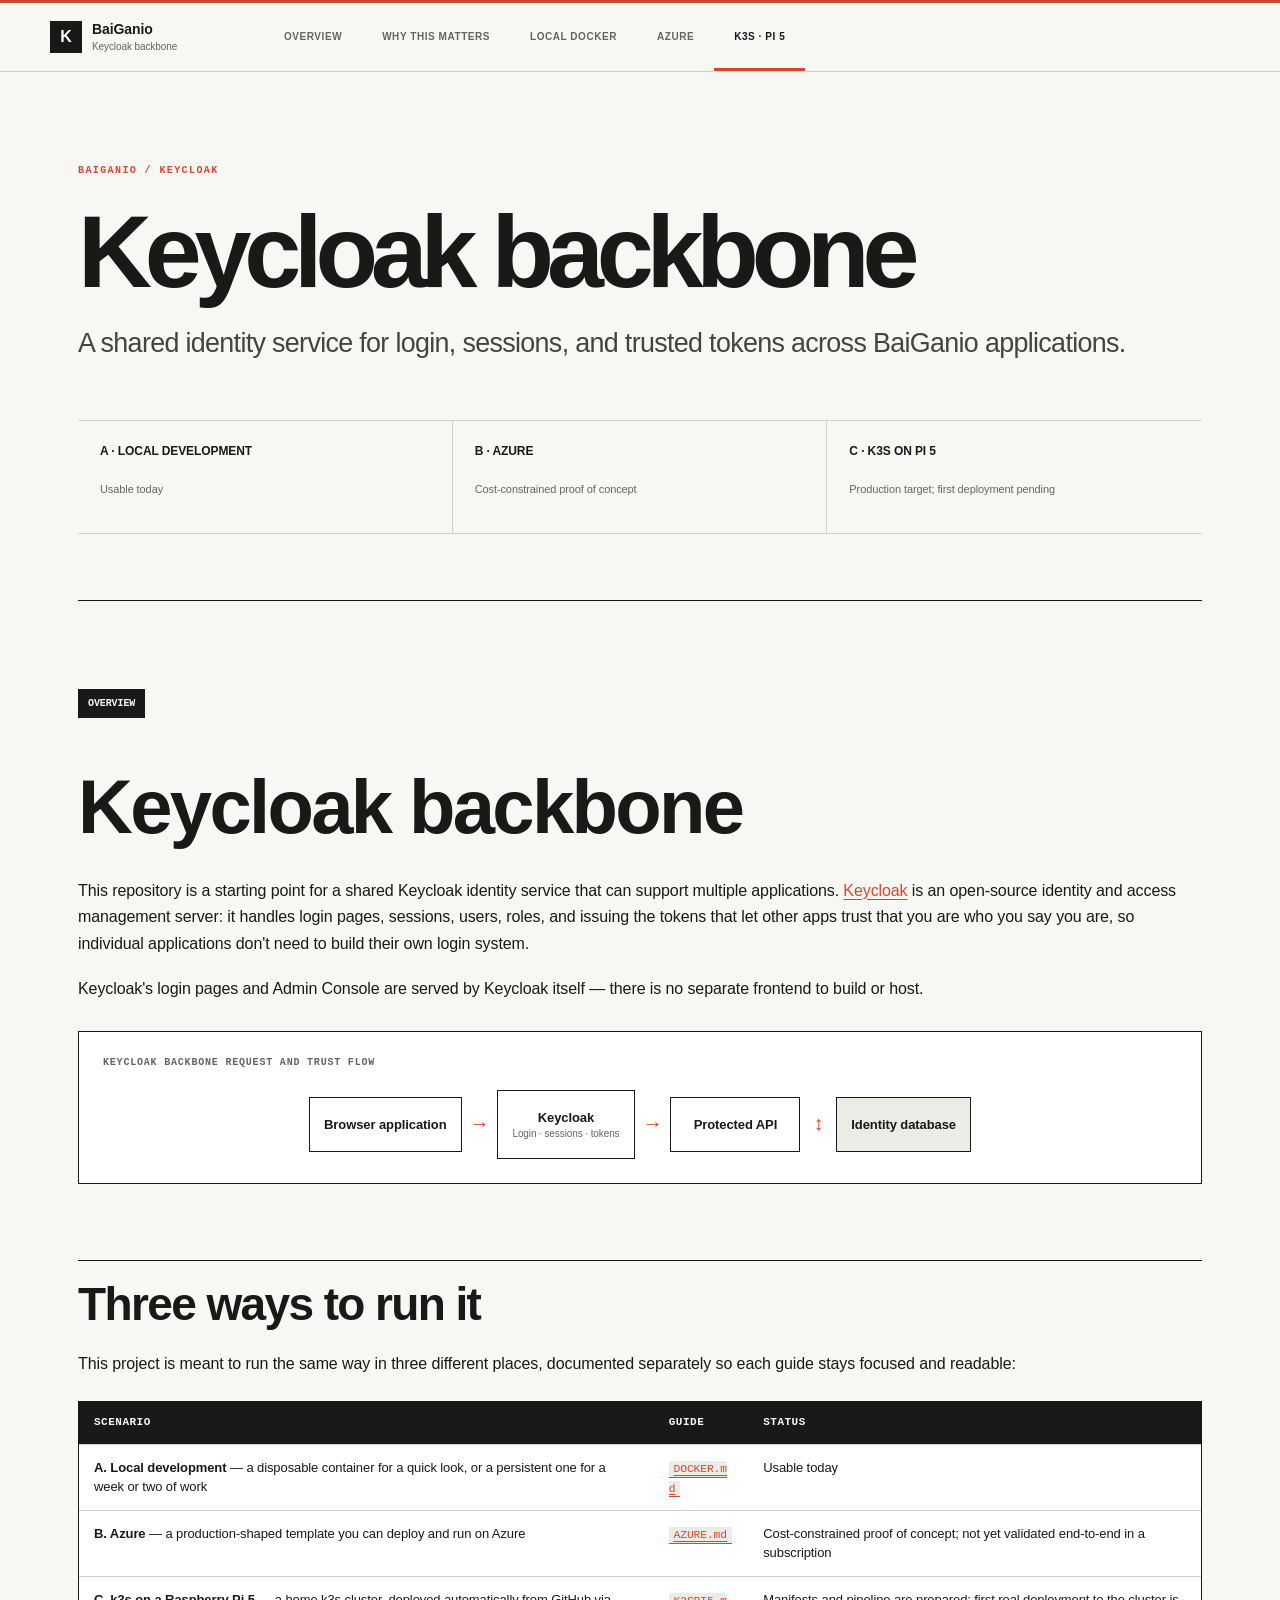
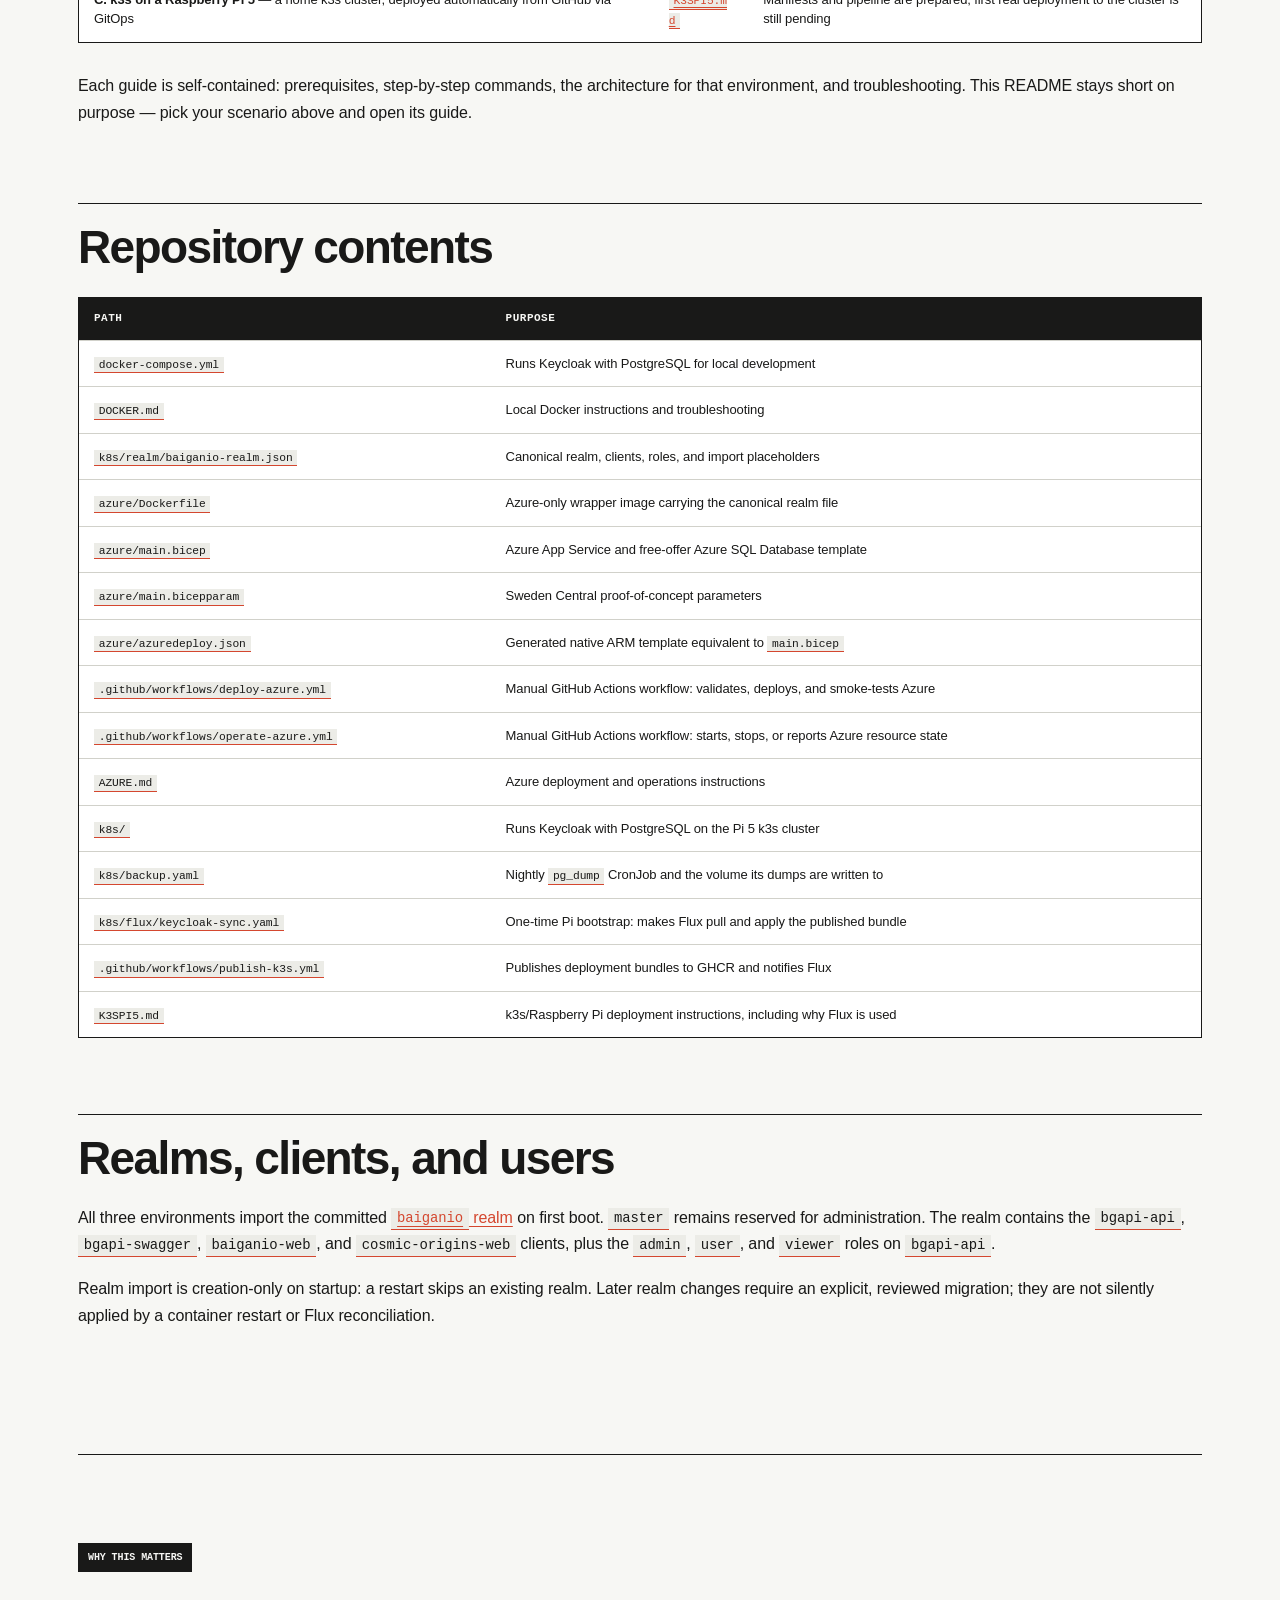
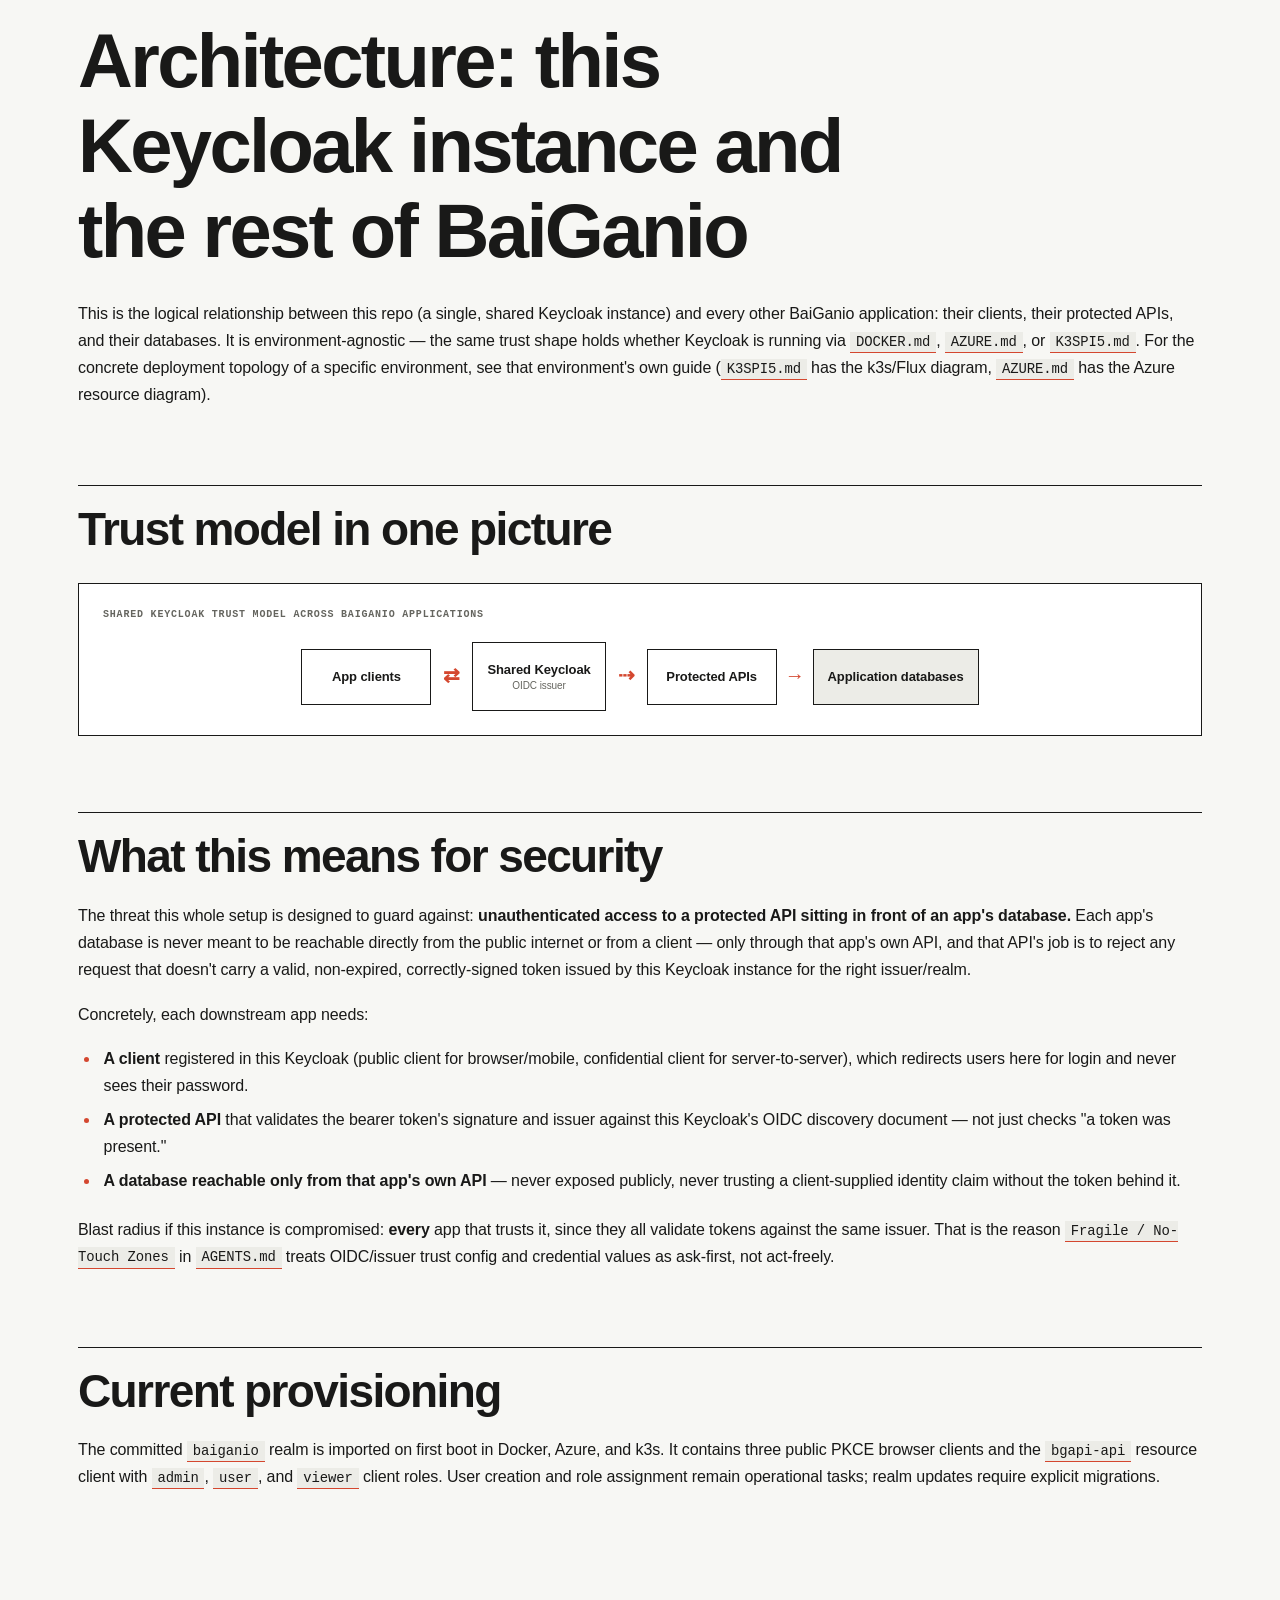
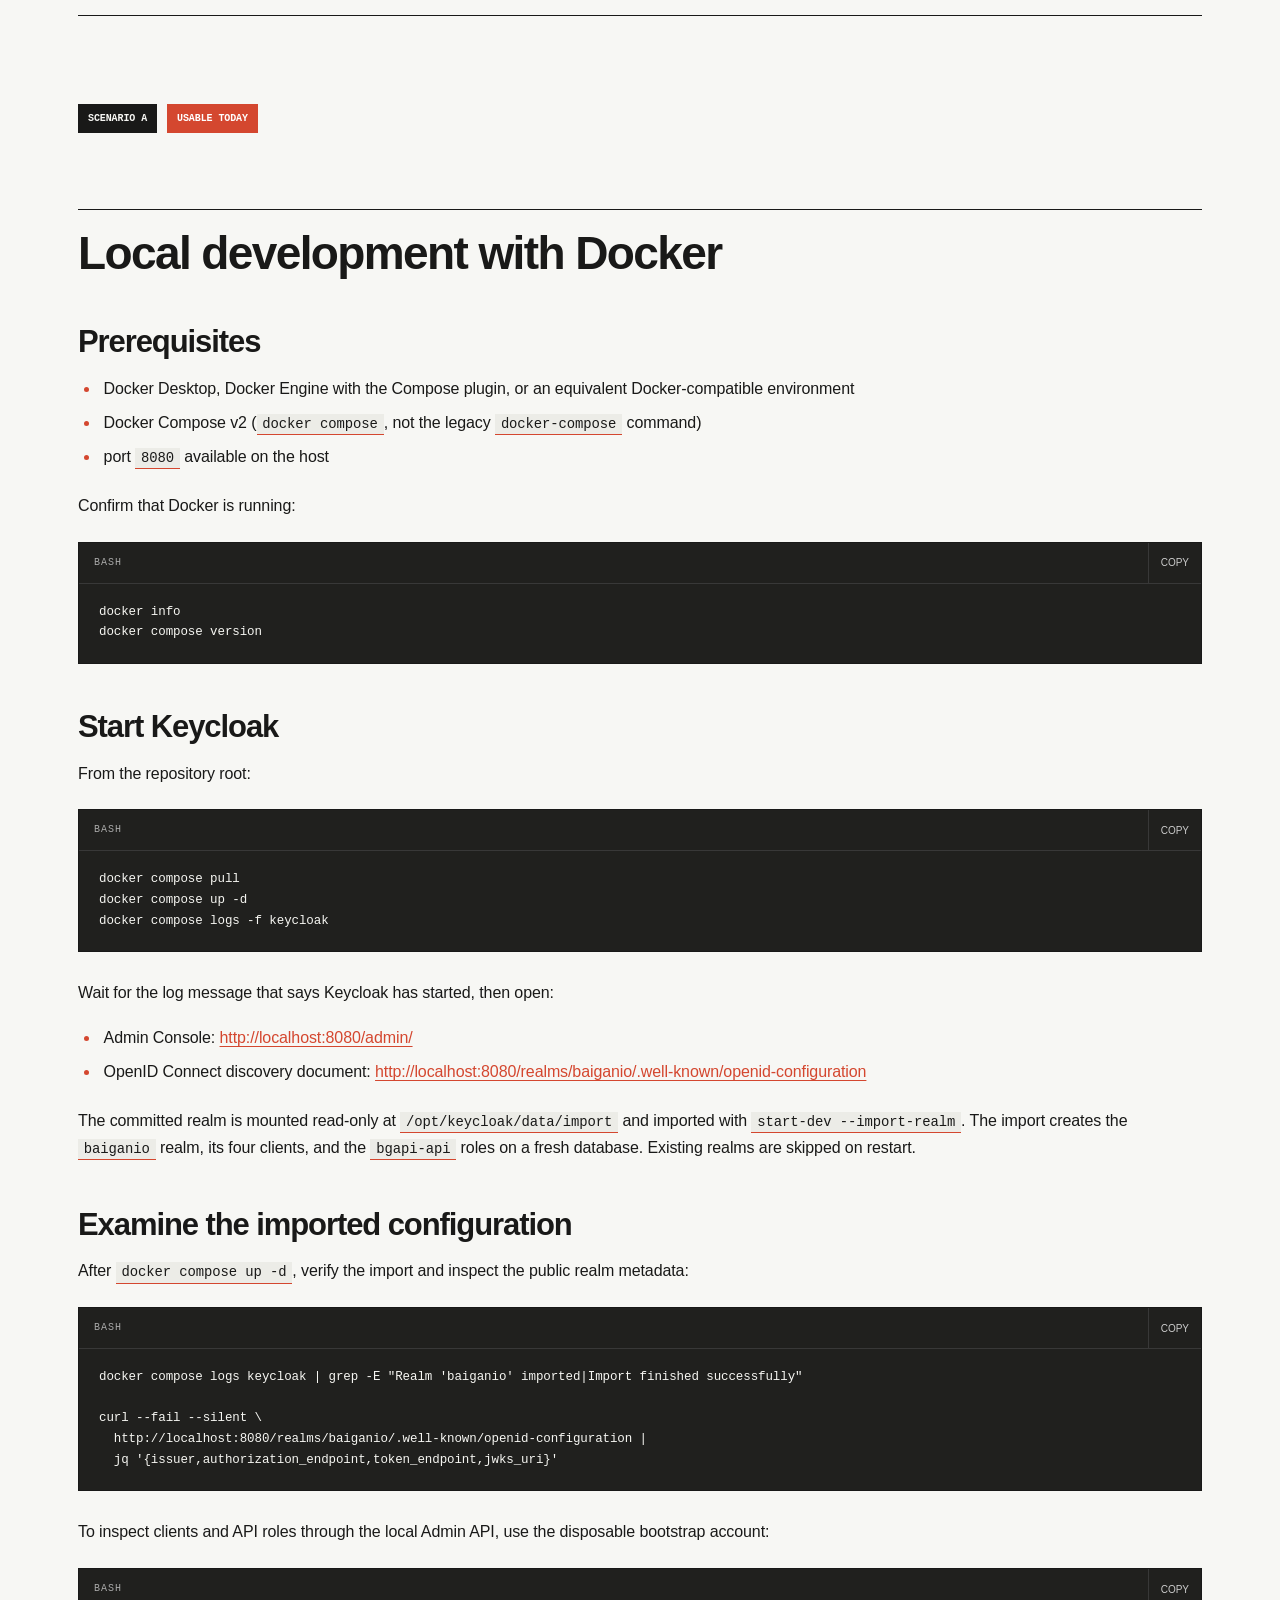
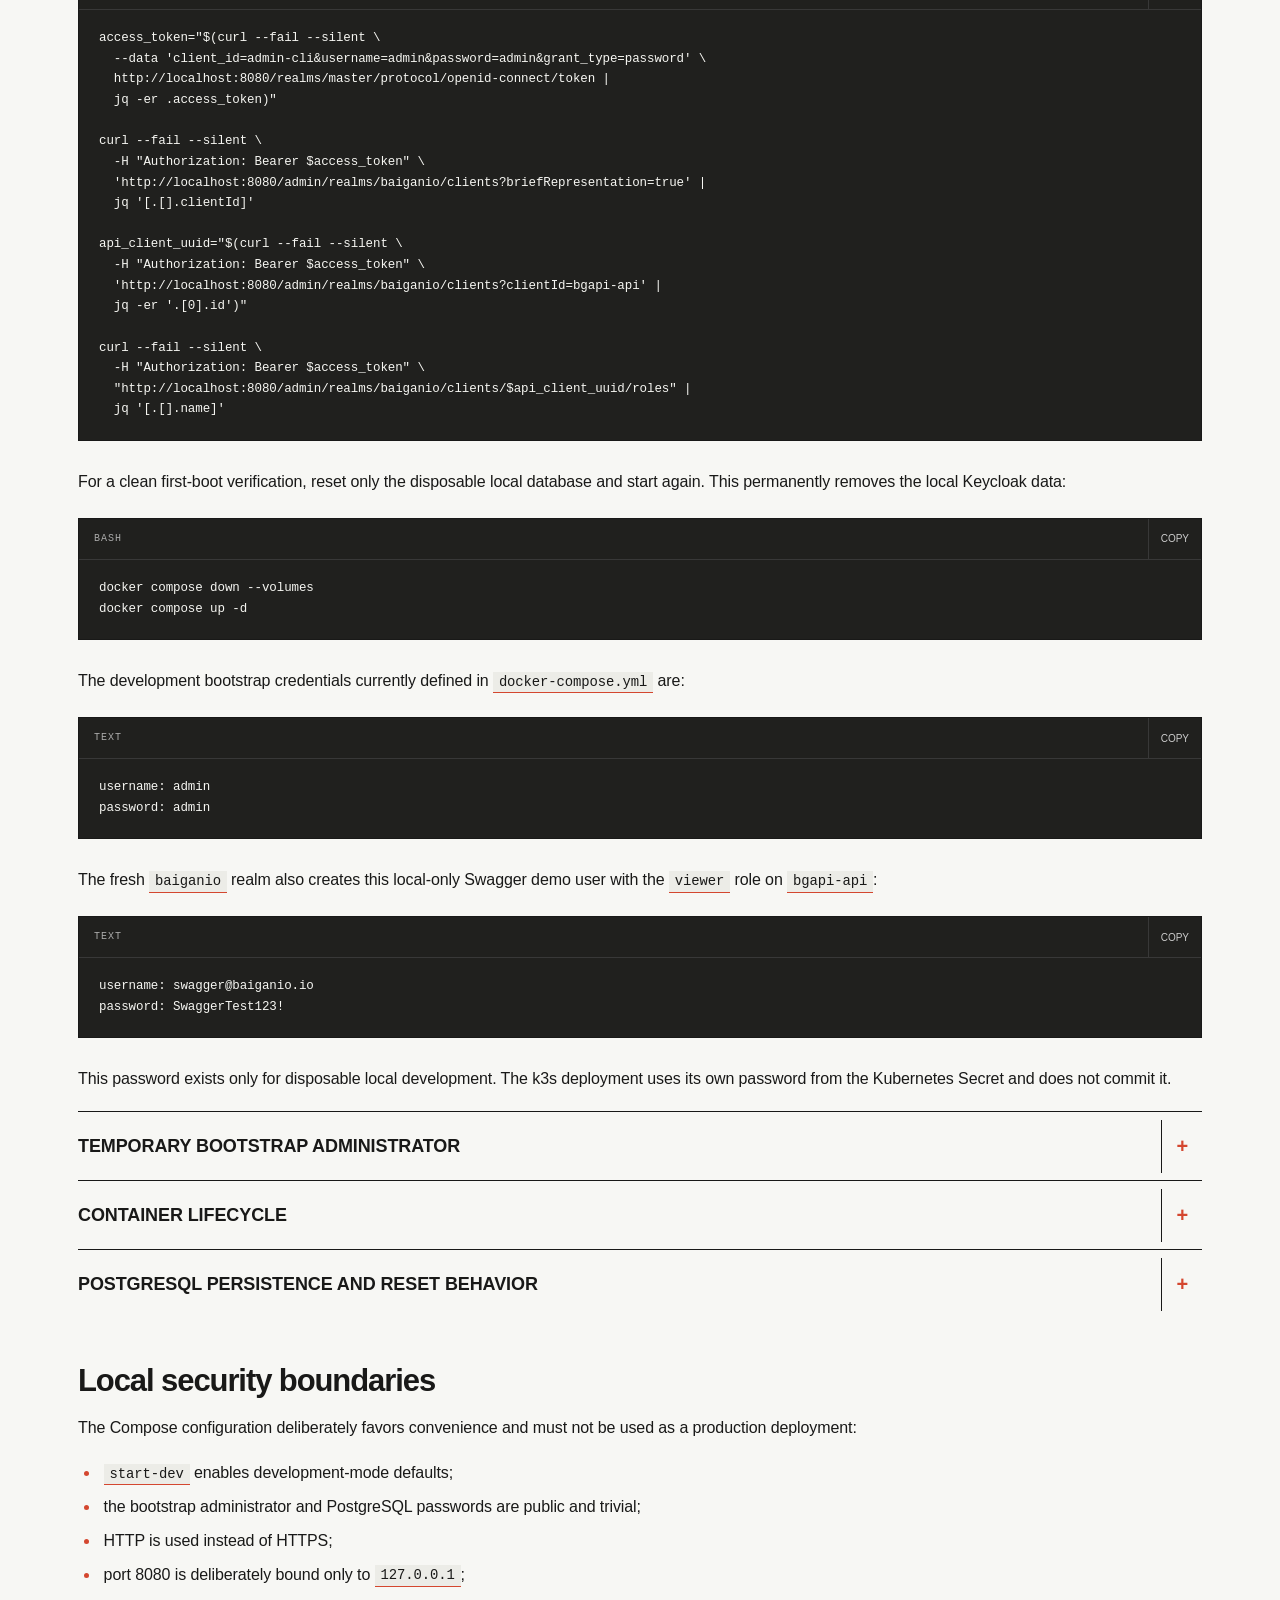
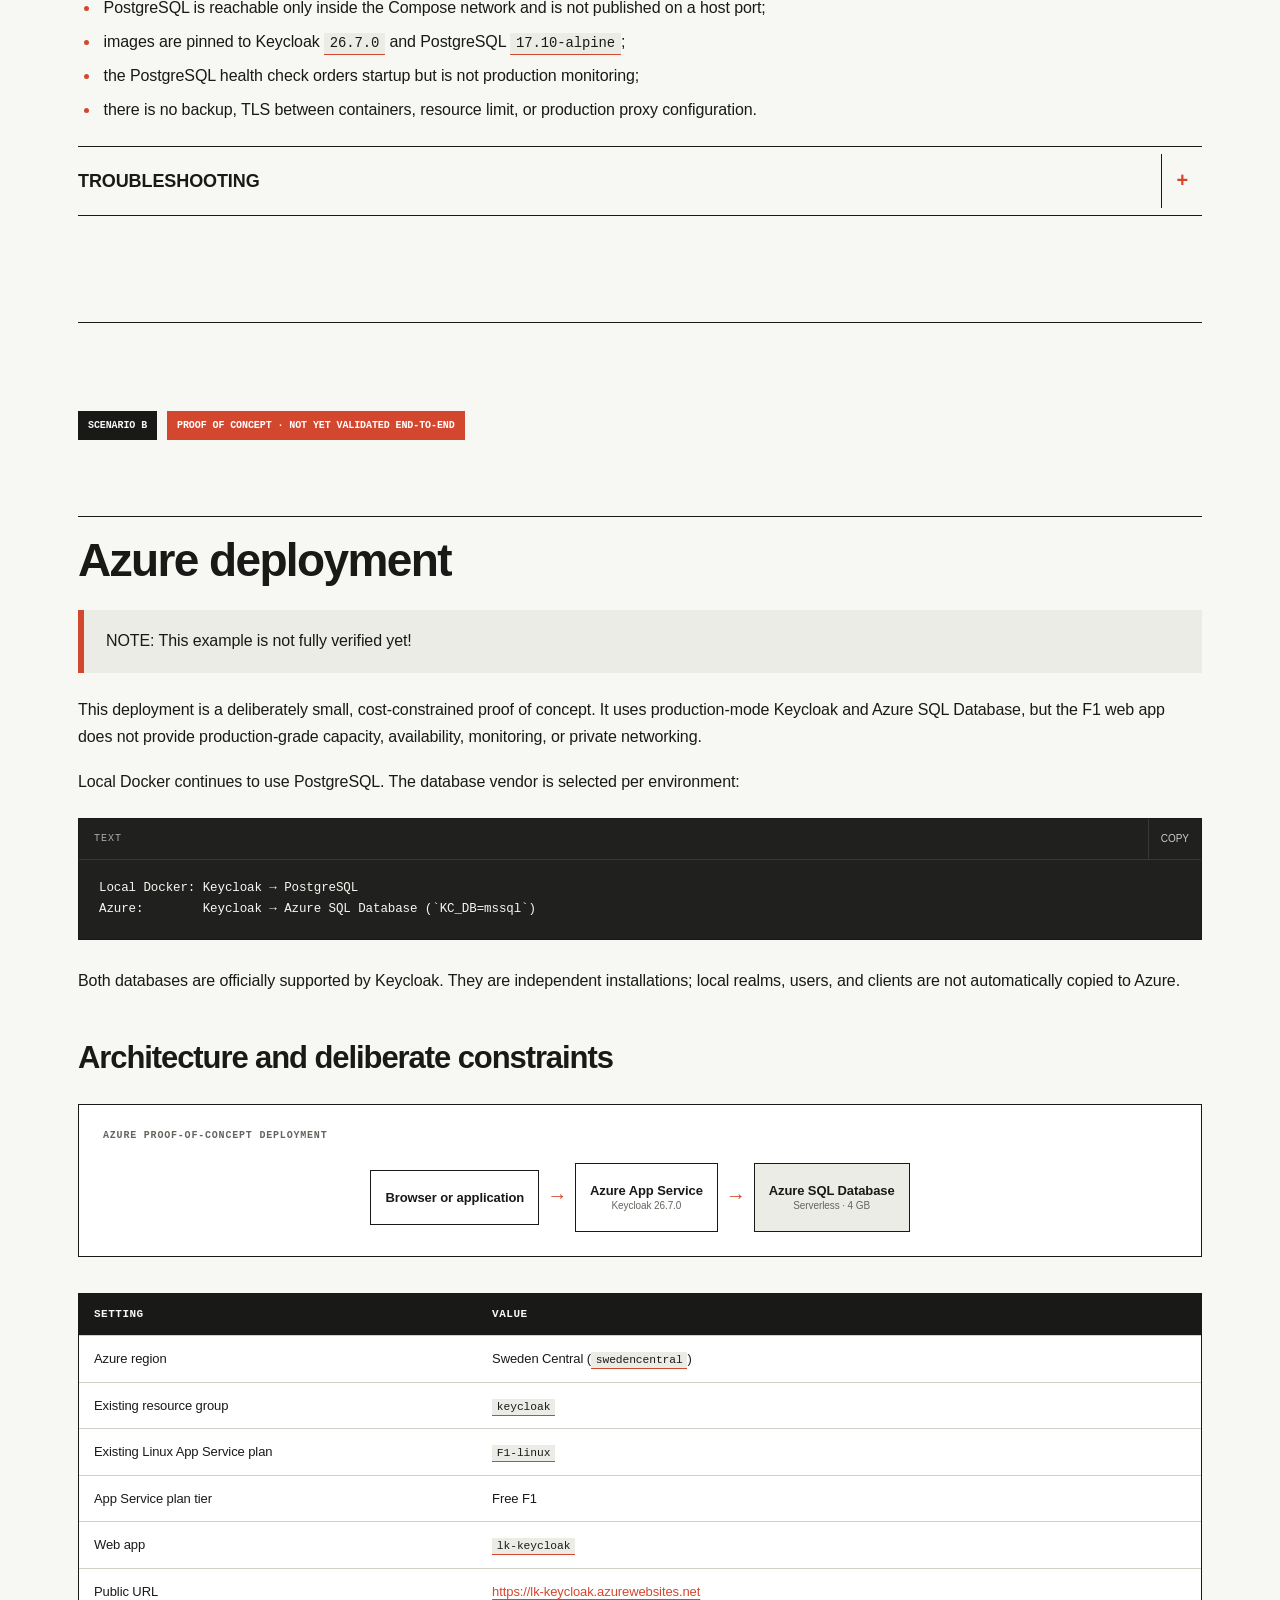
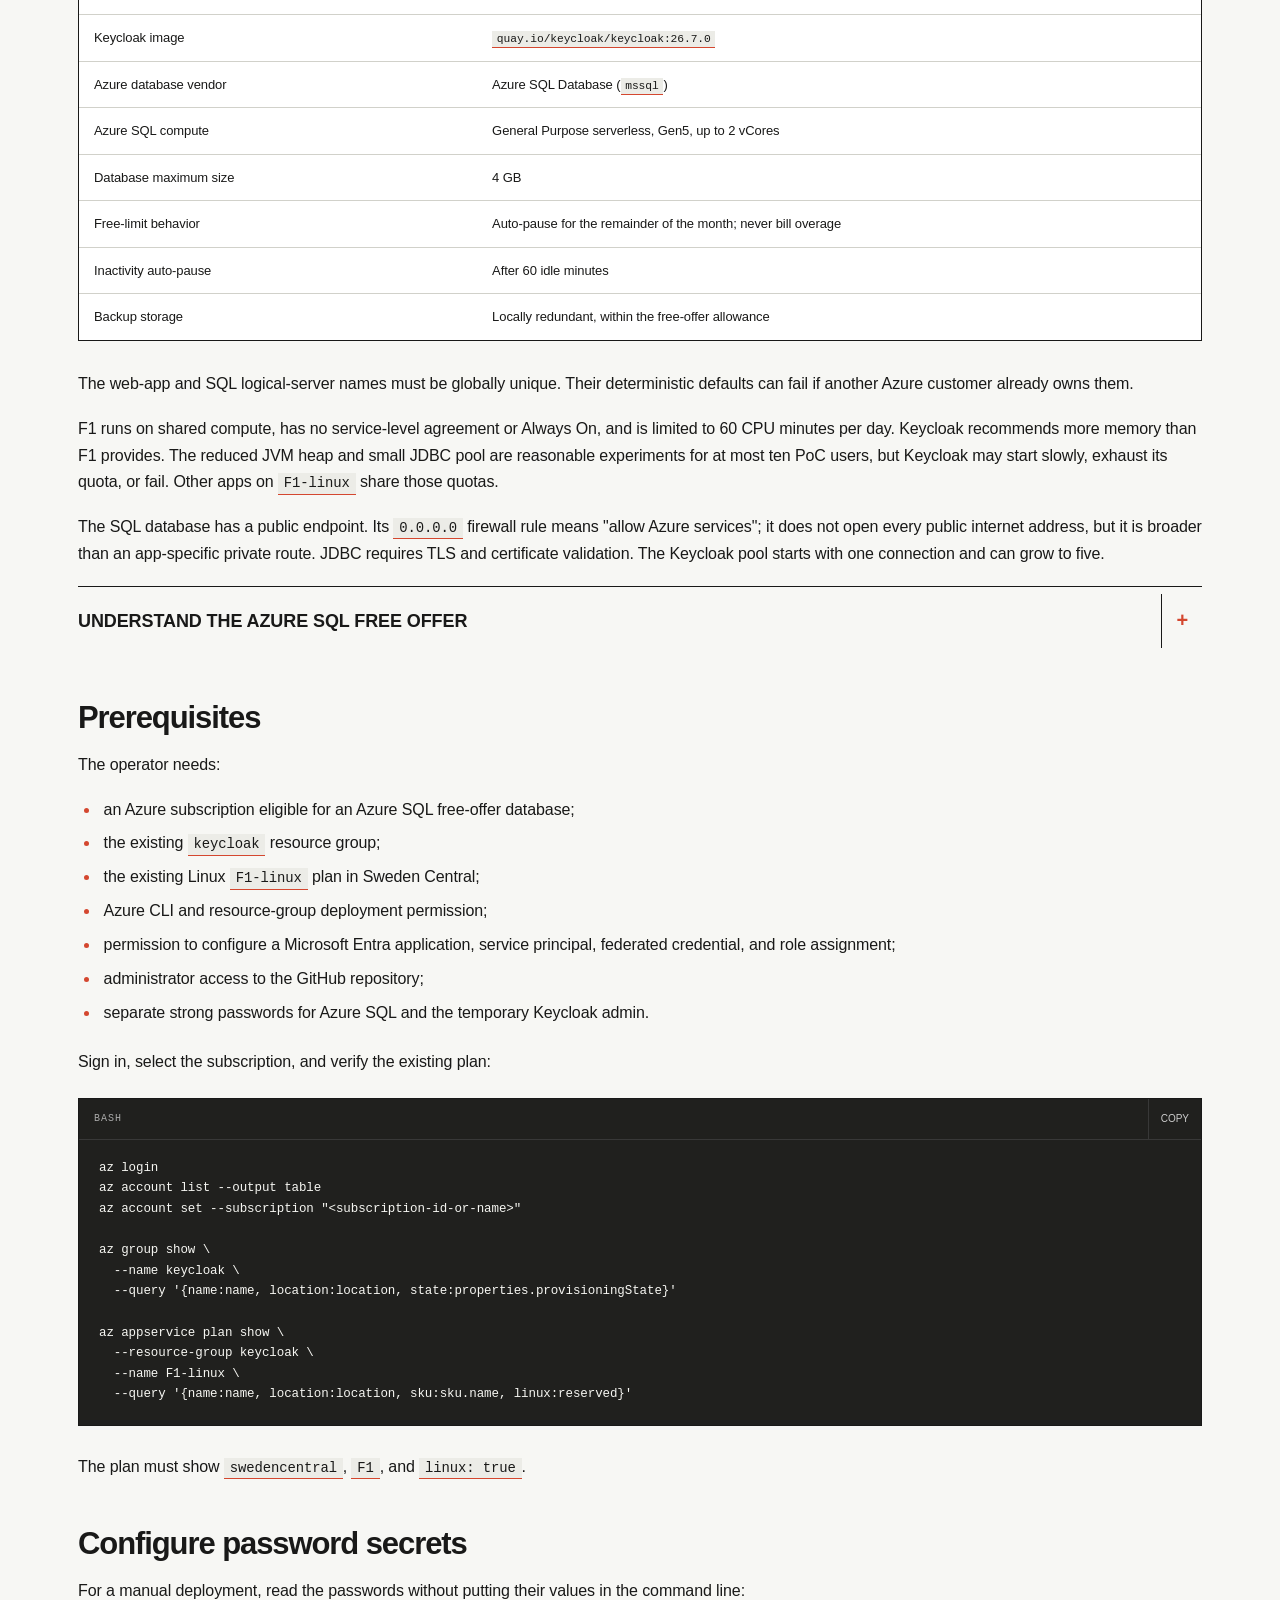
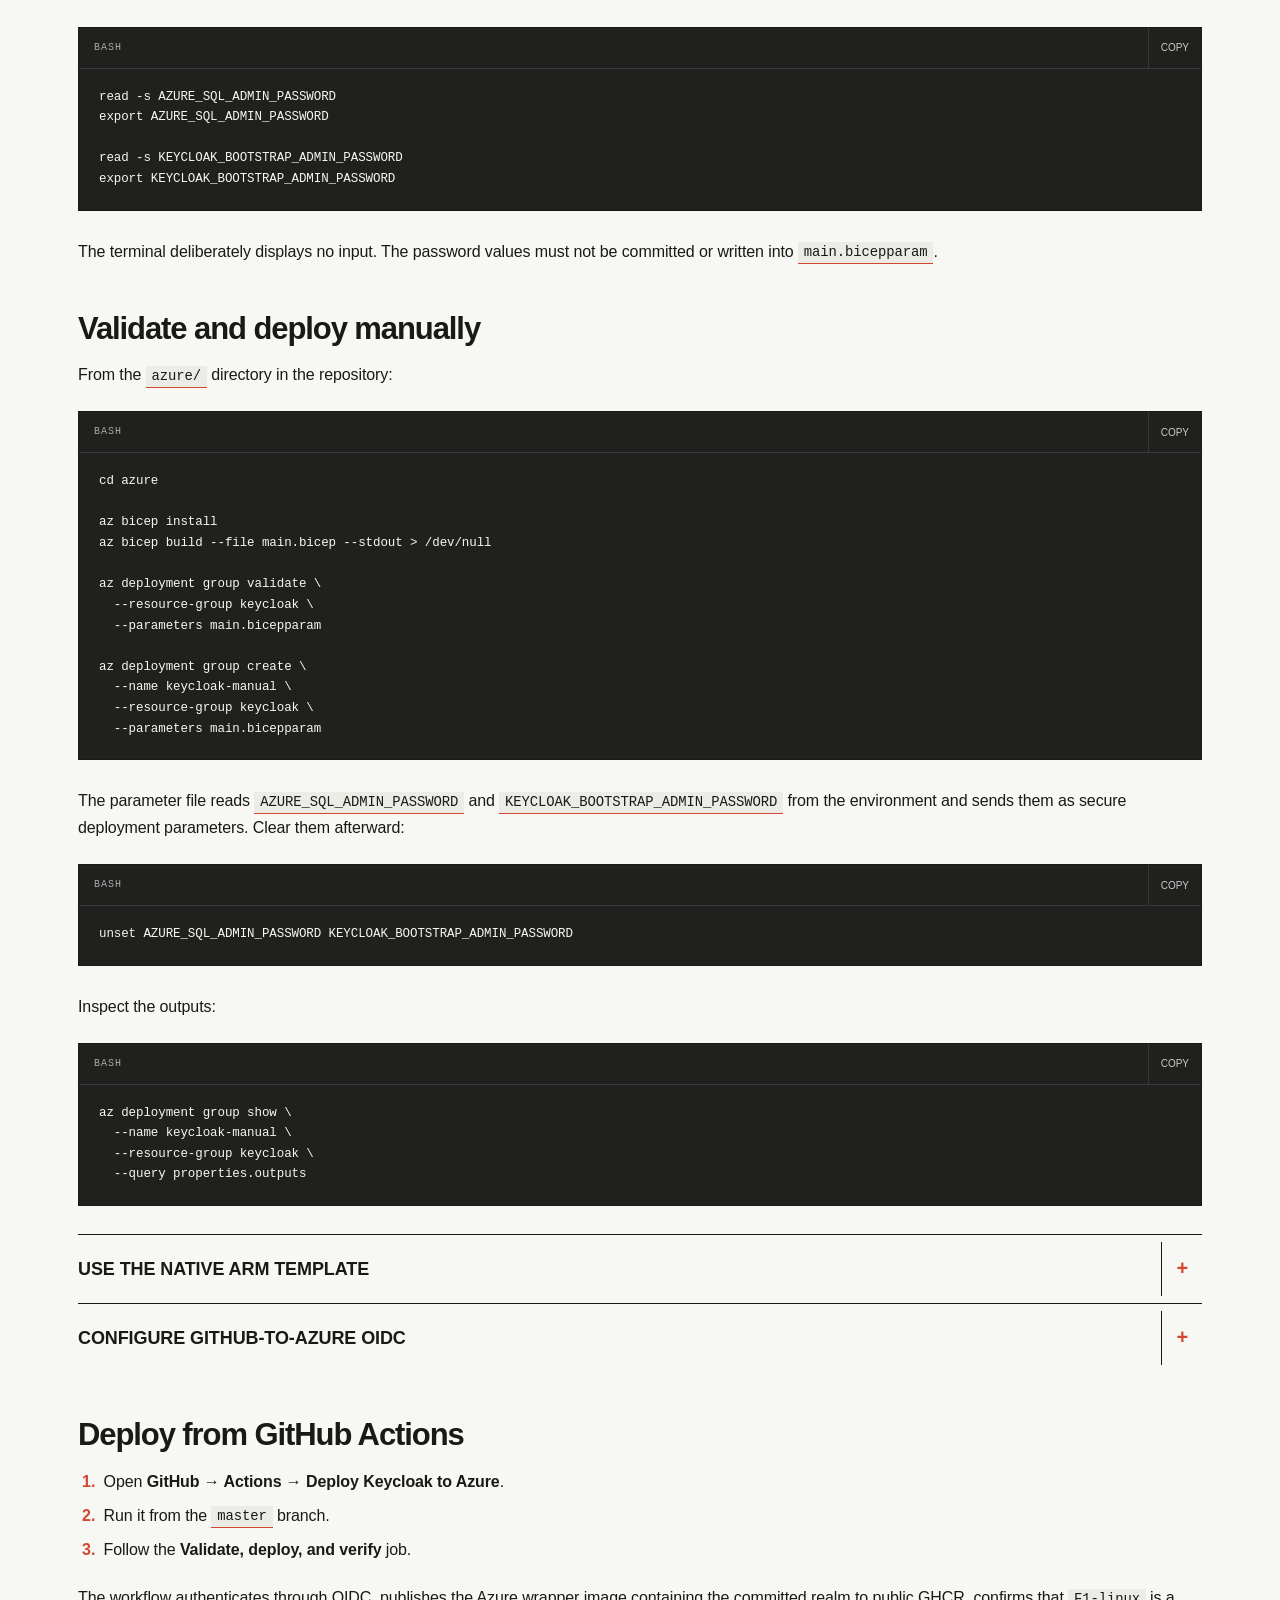
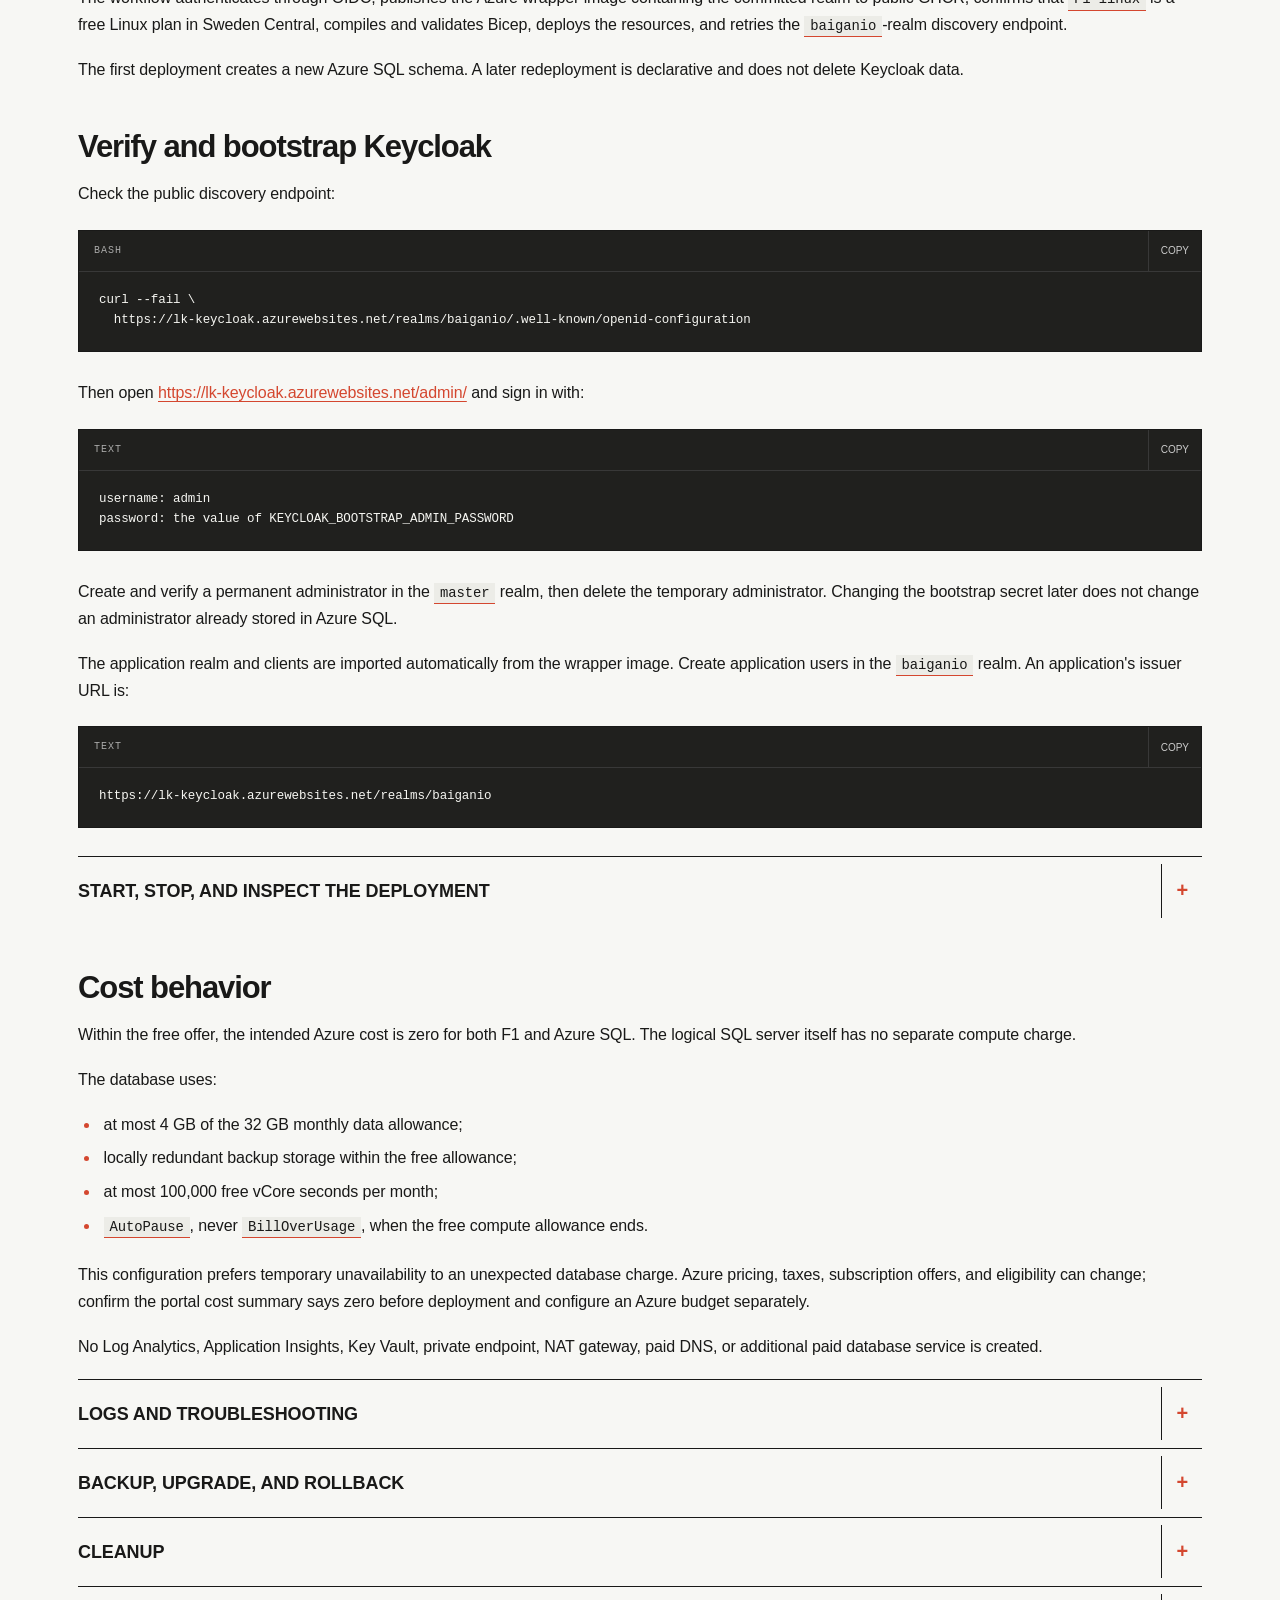
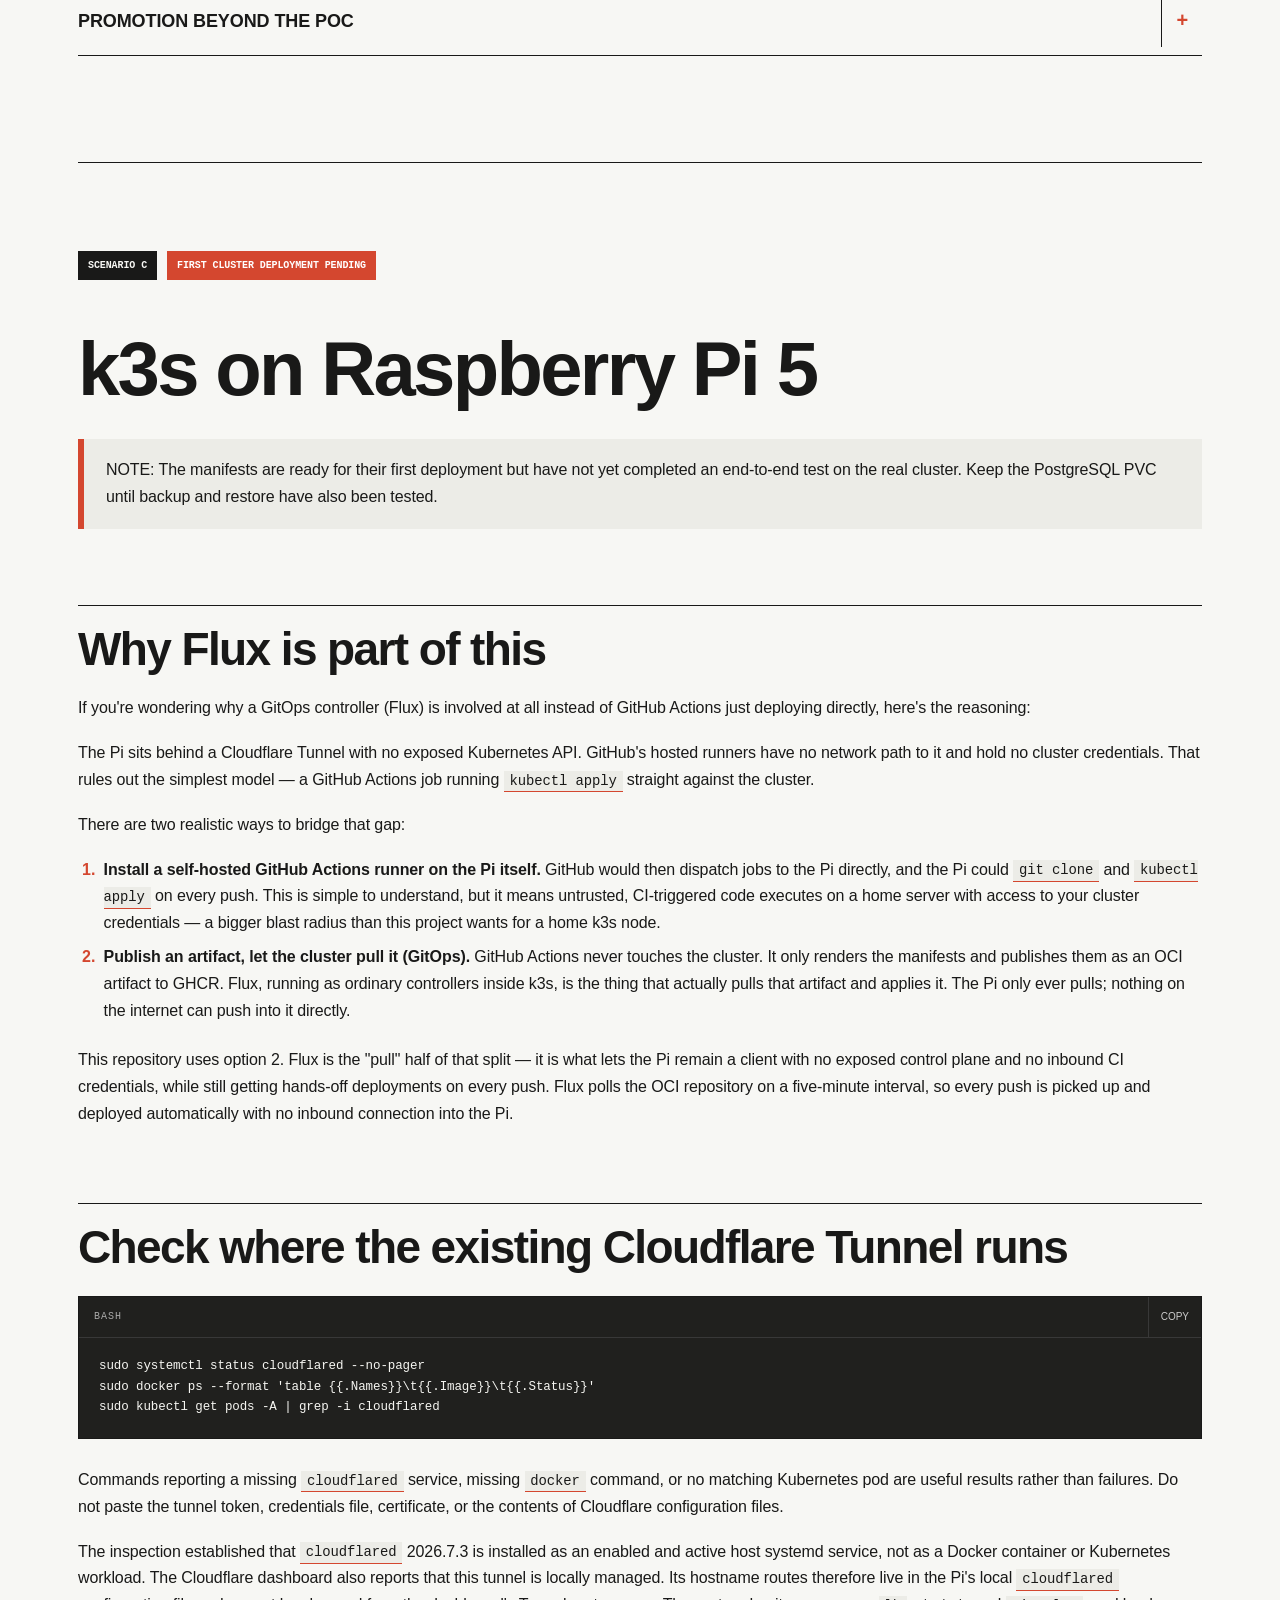
<file: index.html>
<!doctype html>
<html lang="en">
<head>
  <meta charset="utf-8">
  <meta name="viewport" content="width=device-width, initial-scale=1">
  <meta name="description" content="The BaiGanio Keycloak backbone: architecture and deployment guides for Docker, Azure, and k3s on Raspberry Pi 5.">
  <title>BaiGanio · Keycloak backbone</title>
  <link rel="stylesheet" href="site/styles.css">
</head>
<body>
  <a class="skip-link" href="#main">Skip to content</a>
  <header class="topbar">
    <a class="brand" href="#overview" aria-label="BaiGanio Keycloak backbone home">
      <span class="brand-mark">K</span>
      <span><strong>BaiGanio</strong><small>Keycloak backbone</small></span>
    </a>
    <nav aria-label="Primary">
      <a href="#overview">Overview</a>
      <a href="#why">Why this matters</a>
      <a href="#docker">Local Docker</a>
      <a href="#azure">Azure</a>
      <a href="#k3s">k3s · Pi 5</a>
    </nav>
  </header>

  <main id="main">
    <header class="masthead">
      <p class="eyebrow">BaiGanio / Keycloak</p>
      <h1>Keycloak backbone</h1>
      <p class="lede">A shared identity service for login, sessions, and trusted tokens across BaiGanio applications.</p>
      <div class="scenario-strip">
        <a href="#docker"><strong>A · Local development</strong><span>Usable today</span></a>
        <a href="#azure"><strong>B · Azure</strong><span>Cost-constrained proof of concept</span></a>
        <a href="#k3s"><strong>C · k3s on Pi 5</strong><span>Production target; first deployment pending</span></a>
      </div>
    </header>

    <noscript><p class="render-error">JavaScript is required to render the repository guides on this page. The original Markdown files remain available in the repository.</p></noscript>

    <section class="doc-section" id="overview">
      <div class="section-marker"><span>Overview</span></div>
      <div class="doc-content" data-source="overview"><p class="loading">Loading README.md…</p></div>
    </section>
    <section class="doc-section" id="why">
      <div class="section-marker"><span>Why this matters</span></div>
      <div class="doc-content" data-source="why"><p class="loading">Loading ARCHITECTURE.md…</p></div>
    </section>
    <section class="doc-section" id="docker">
      <div class="section-marker"><span>Scenario A</span><span class="badge">Usable today</span></div>
      <div class="doc-content" data-source="docker"><p class="loading">Loading DOCKER.md…</p></div>
    </section>
    <section class="doc-section" id="azure">
      <div class="section-marker"><span>Scenario B</span><span class="badge">Proof of concept · not yet validated end-to-end</span></div>
      <div class="doc-content" data-source="azure"><p class="loading">Loading AZURE.md…</p></div>
    </section>
    <section class="doc-section" id="k3s">
      <div class="section-marker"><span>Scenario C</span><span class="badge">First cluster deployment pending</span></div>
      <div class="doc-content" data-source="k3s"><p class="loading">Loading K3SPI5.md…</p></div>
    </section>

    <footer>Content is generated from the repository’s five canonical Markdown guides. Status caveats and commands are preserved.</footer>
  </main>

  <script defer src="site/content/overview.js"></script>
  <script defer src="site/content/why.js"></script>
  <script defer src="site/content/docker.js"></script>
  <script defer src="site/content/azure.js"></script>
  <script defer src="site/content/k3s.js"></script>
  <script defer src="site/diagrams.js"></script>
  <script defer src="site/app.js"></script>
</body>
</html>
</file>
<file: site/styles.css>
:root {
  color-scheme: light;
  --bg: #f7f7f4;
  --surface: #fff;
  --soft: #ecece7;
  --ink: #191918;
  --muted: #65655f;
  --line: #d1d1ca;
  --accent: #d4472f;
  --code: #20201e;
  --code-ink: #f6f6f2;
}

* { box-sizing: border-box; }
html { scroll-behavior: smooth; scroll-padding-top: 86px; }
body { margin: 0; background: var(--bg); color: var(--ink); font: 16px/1.68 "Helvetica Neue", Helvetica, Arial, sans-serif; letter-spacing: -.006em; }
a { color: var(--accent); text-underline-offset: 3px; }
.skip-link { position: fixed; left: 12px; top: -80px; z-index: 50; padding: 10px 14px; background: var(--ink); color: white; }
.skip-link:focus { top: 12px; }

.topbar { position: sticky; top: 0; z-index: 30; display: flex; height: 72px; padding: 0 max(28px, calc((100vw - 1180px) / 2)); border-top: 3px solid var(--accent); border-bottom: 1px solid var(--line); background: rgba(247,247,244,.96); backdrop-filter: blur(18px); }
.brand { display: flex; align-items: center; gap: 10px; min-width: 214px; padding-right: 26px; color: var(--ink); text-decoration: none; }
.brand-mark { display: grid; place-items: center; width: 32px; height: 32px; background: var(--ink); color: white; font-weight: 800; }
.brand > span:last-child { display: grid; line-height: 1.15; }
.brand strong { font-size: 14px; }
.brand small { margin-top: 4px; color: var(--muted); font-size: 10px; }
nav { display: flex; overflow-x: auto; }
nav a { display: grid; place-items: center; flex: 0 0 auto; padding: 0 20px; color: var(--muted); font-size: 10px; font-weight: 800; letter-spacing: .055em; text-decoration: none; text-transform: uppercase; }
nav a:hover, nav a.active { color: var(--ink); box-shadow: inset 0 -3px var(--accent); }

main { width: min(100%, 1180px); margin: 0 auto; padding: 0 28px 120px; }
.masthead { padding: 94px 0 66px; border-bottom: 1px solid var(--ink); }
.eyebrow { margin: 0; color: var(--accent); font: 800 10px/1 ui-monospace, monospace; letter-spacing: .14em; text-transform: uppercase; }
.masthead h1 { max-width: 900px; margin: 28px 0 24px; font-size: clamp(66px, 8vw, 108px); line-height: .94; letter-spacing: -.07em; }
.lede { margin: 0; color: #44443f; font-size: clamp(20px, 2.1vw, 27px); line-height: 1.42; letter-spacing: -.025em; }
.scenario-strip { display: grid; grid-template-columns: repeat(3, 1fr); margin-top: 58px; border-block: 1px solid var(--line); }
.scenario-strip a { min-height: 112px; padding: 20px 22px; border-right: 1px solid var(--line); color: var(--ink); text-decoration: none; }
.scenario-strip a:last-child { border-right: 0; }
.scenario-strip a:hover { background: var(--soft); }
.scenario-strip strong, .scenario-strip span { display: block; }
.scenario-strip strong { font-size: 12px; text-transform: uppercase; }
.scenario-strip span { margin-top: 18px; color: var(--muted); font-size: 11px; }

.doc-section { padding: 88px 0 106px; border-bottom: 1px solid var(--ink); }
.section-marker { display: flex; align-items: flex-start; gap: 10px; margin-bottom: 46px; font: 800 10px/1.3 ui-monospace, monospace; text-transform: uppercase; }
.section-marker > span { padding: 8px 10px; background: var(--ink); color: var(--bg); }
.section-marker .badge { background: var(--accent); color: white; }
.loading { color: var(--muted); }
.render-error { padding: 18px 20px; border-left: 6px solid var(--accent); background: var(--soft); }

h1, h2, h3, h4 { line-height: 1.12; letter-spacing: -.035em; text-wrap: balance; }
.doc-content > h1:first-child { margin-top: 0; }
.doc-content h1 { max-width: 940px; margin-bottom: 28px; font-size: clamp(46px, 6vw, 76px); }
h2 { margin: 76px 0 20px; padding-top: 18px; border-top: 1px solid var(--ink); font-size: clamp(30px, 4vw, 46px); }
h3 { margin: 46px 0 16px; font-size: clamp(22px, 2.7vw, 31px); }
h4 { margin: 30px 0 12px; font-size: 19px; }
p { margin: 0 0 18px; }
ul, ol { margin: 0 0 22px; padding-left: 1.35rem; }
li { margin: 7px 0; padding-left: .25rem; }
li::marker { color: var(--accent); font-weight: 800; }
blockquote { margin: 24px 0; padding: 18px 22px; border-left: 6px solid var(--accent); background: var(--soft); }
blockquote p:last-child { margin-bottom: 0; }
hr { margin: 52px 0; border: 0; border-top: 1px solid var(--line); }
:not(pre) > code { padding: .16em .42em; border-bottom: 1px solid var(--accent); background: var(--soft); font: .87em/1.45 ui-monospace, monospace; overflow-wrap: anywhere; }

.table-shell { width: 100%; margin: 24px 0 30px; overflow-x: auto; border: 1px solid var(--ink); background: var(--surface); }
table { width: 100%; min-width: 590px; border-collapse: collapse; font-size: 13px; line-height: 1.5; }
th, td { padding: 13px 15px; border-bottom: 1px solid var(--line); text-align: left; vertical-align: top; }
th { background: var(--ink); color: var(--bg); font: 700 11px/1.4 ui-monospace, monospace; letter-spacing: .045em; text-transform: uppercase; }
tr:last-child td { border-bottom: 0; }

.code-shell { max-width: 100%; margin: 22px 0 28px; overflow: hidden; border: 1px solid var(--ink); background: var(--code); }
.code-topbar { display: flex; align-items: center; justify-content: space-between; min-height: 41px; padding-left: 15px; border-bottom: 1px solid #383838; color: #aaa; font: 10px/1 ui-monospace, monospace; letter-spacing: .1em; text-transform: uppercase; }
.copy-button { align-self: stretch; padding: 0 12px; border: 0; border-left: 1px solid #383838; background: transparent; color: #ccc; cursor: pointer; font: 10px sans-serif; text-transform: uppercase; }
pre { margin: 0; padding: 18px 20px 20px; overflow-x: auto; color: var(--code-ink); font: 12.5px/1.65 ui-monospace, monospace; tab-size: 2; }
.diagram { margin: 28px 0 36px; padding: 24px; overflow-x: auto; border: 1px solid var(--ink); background: var(--surface); }
.diagram figcaption { margin-bottom: 20px; color: var(--muted); font: 800 10px/1.4 ui-monospace, monospace; letter-spacing: .08em; text-transform: uppercase; }
.diagram-flow { display: flex; align-items: center; justify-content: center; gap: 12px; min-width: 690px; }
.diagram-node { min-width: 130px; padding: 18px 14px; border: 1px solid var(--ink); background: var(--surface); text-align: center; font-size: 13px; font-weight: 700; line-height: 1.35; }
.diagram-node.database { background: var(--soft); }
.diagram-arrow { color: var(--accent); font: 800 20px/1 ui-monospace, monospace; }
.diagram-stack { display: grid; gap: 8px; }
.diagram-note { display: block; color: var(--muted); font-size: 10px; font-weight: 400; }

details.topic { margin: 0; border-top: 1px solid var(--ink); }
details.topic:last-of-type { border-bottom: 1px solid var(--ink); }
details.topic > summary { display: flex; align-items: center; justify-content: space-between; min-height: 68px; cursor: pointer; list-style: none; font-size: 18px; font-weight: 780; text-transform: uppercase; }
details.topic > summary::-webkit-details-marker { display: none; }
details.topic > summary::after { content: "+"; padding: 10px 14px; border-left: 1px solid var(--ink); color: var(--accent); font-size: 20px; }
details.topic[open] > summary::after { content: "−"; }
.topic-body { padding: 4px 0 24px; border-top: 1px solid var(--line); }
.topic-body > :first-child { margin-top: 19px; }
footer { padding-top: 22px; color: var(--muted); font: 10px/1.5 ui-monospace, monospace; letter-spacing: .05em; text-transform: uppercase; }

@media (max-width: 760px) {
  html { scroll-padding-top: 64px; }
  .topbar { height: 62px; padding: 0 18px; }
  .brand { min-width: 48px; padding-right: 14px; }
  .brand > span:last-child { display: none; }
  nav a { padding: 0 13px; font-size: 9px; }
  main { padding: 0 20px 80px; }
  .masthead { padding: 70px 0 48px; }
  .masthead h1 { font-size: clamp(48px, 15vw, 64px); }
  .scenario-strip { grid-template-columns: 1fr; }
  .scenario-strip a { min-height: 88px; border-right: 0; border-bottom: 1px solid var(--line); }
  .scenario-strip a:last-child { border-bottom: 0; }
  .scenario-strip span { margin-top: 9px; }
  .doc-section { padding: 68px 0 80px; }
  .section-marker { flex-wrap: wrap; }
  .doc-content h1 { font-size: 42px; }
  h2 { font-size: 32px; }
  pre { padding: 16px; font-size: 11.5px; }
}

@media print {
  .topbar, .scenario-strip, .copy-button { display: none; }
  main { width: 100%; max-width: none; padding: 0; }
  .doc-section { break-before: page; }
  details.topic:not([open]) > *:not(summary) { display: block; }
}
</file>
